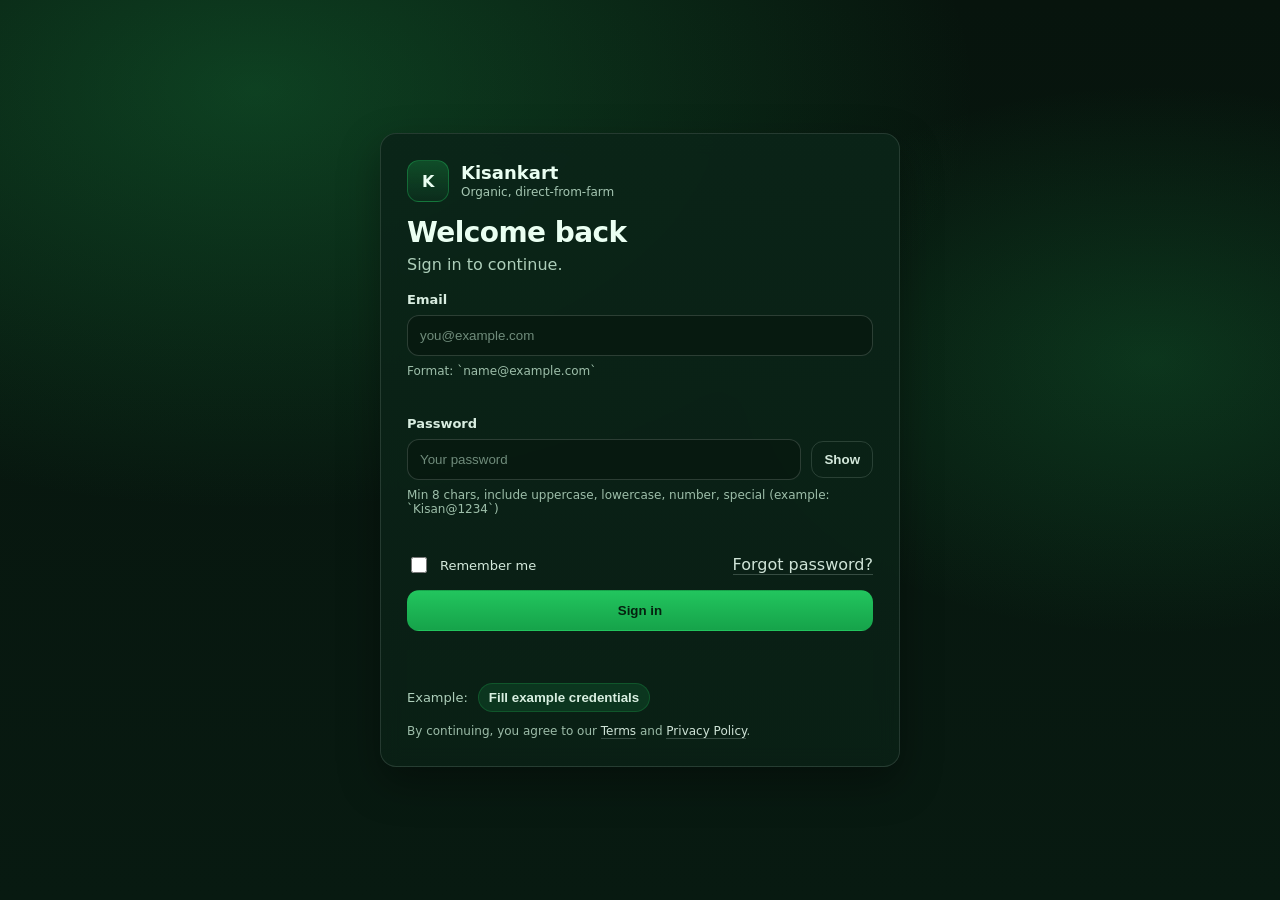
<file: index.html>
<!doctype html>
<html lang="en">
  <head>
    <meta charset="UTF-8" />
    <meta name="viewport" content="width=device-width, initial-scale=1.0" />
    <meta http-equiv="refresh" content="0; url=login.html" />
    <title>Kisankart</title>
  </head>
  <body>
    <noscript>This site requires JavaScript enabled.</noscript>
    <p>Redirecting to <a href="login.html">login</a>…</p>
  </body>
</html>
</file>
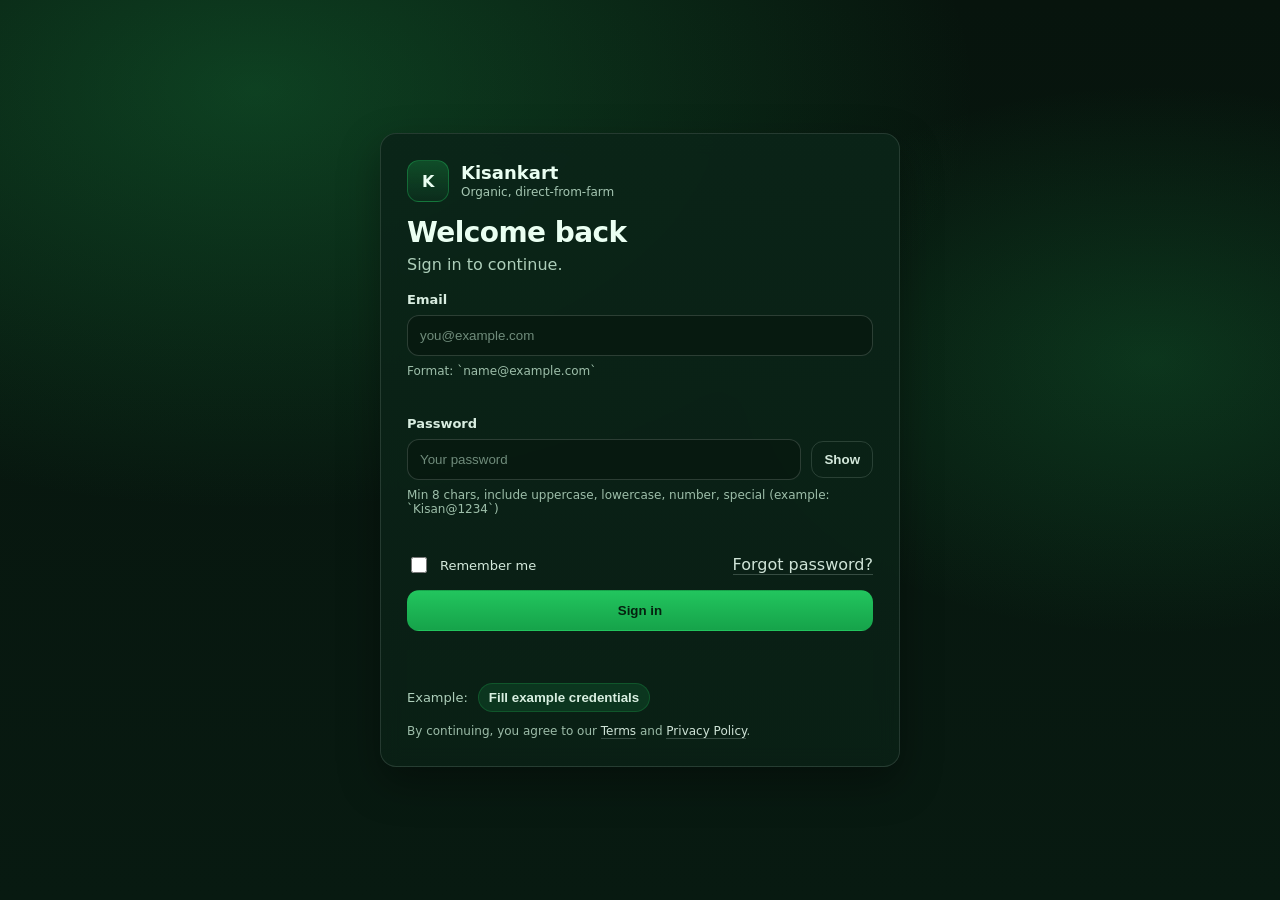
<file: dashboard.html>
<!doctype html>
<html lang="en">
  <head>
    <meta charset="UTF-8" />
    <meta name="viewport" content="width=device-width, initial-scale=1.0" />
    <title>Kisankart • Dashboard</title>
    <link rel="stylesheet" href="assets/styles.css" />
  </head>
  <body class="dashboard-page">
    <header class="topbar">
      <div class="topbar-inner">
        <div class="brand brand--small">
          <div class="brand-mark" aria-hidden="true">K</div>
          <div class="brand-text">
            <div class="brand-name">Kisankart</div>
            <div class="brand-tagline">Dashboard</div>
          </div>
        </div>

        <div class="topbar-actions">
          <div class="pill" id="userPill" aria-live="polite"></div>
          <a class="secondary-btn" href="login.html?logout=1">Login page</a>
          <button class="secondary-btn" id="logoutBtn" type="button">Sign out</button>
        </div>
      </div>
    </header>

    <main class="page page--dashboard">
      <section class="panel panel--info" aria-label="About Kisankart">
        <header class="shop-header">
          <h1 class="page-title">All organic food — shop by category</h1>
          <p class="muted shop-lead">
            Fresh produce, pantry staples, dairy, snacks, and more — everything organic, from farms to your doorstep.
          </p>
        </header>

        <div class="shop-info">
          <p class="shop-info-lead">
            <strong>Kisankart</strong> is your one place for <strong>all organic food</strong>: farm vegetables and fruits,
            dals and grains, spices and oils, dairy, dry fruits, honey, juices, breakfast staples, tea &amp; coffee,
            pickles, snacks, flowers, and more — certified organic where applicable, fairly sourced, and delivered fresh.
          </p>
          <ul class="info-points">
            <li>
              <span class="info-points-label">Direct from farms</span>
              <span class="info-points-desc">Fewer middlemen, fair prices</span>
            </li>
            <li>
              <span class="info-points-label">Organic focus</span>
              <span class="info-points-desc">Fresh, quality-led picks</span>
            </li>
            <li>
              <span class="info-points-label">Home delivery</span>
              <span class="info-points-desc">Order by category, receive at home</span>
            </li>
          </ul>
        </div>
      </section>

      <section class="panel panel--categories" aria-label="Product categories">
        <h2 class="categories-panel-title">Browse categories</h2>
        <p class="categories-panel-hint">Scroll inside this card to see all categories.</p>
        <div
          class="categories-scroll"
          tabindex="0"
          role="region"
          aria-label="Scrollable category list"
        >
          <div class="categories-wrap">
        <ul class="categories-grid">
          <li>
            <a class="category-card" href="#">
              <span class="category-icon" aria-hidden="true">🥬</span>
              <span class="category-name">Vegetables</span>
              <span class="category-desc">Leafy greens, gourds, roots &amp; more</span>
            </a>
          </li>
          <li>
            <a class="category-card" href="#">
              <span class="category-icon" aria-hidden="true">🍎</span>
              <span class="category-name">Fruits</span>
              <span class="category-desc">Seasonal &amp; exotic fresh fruits</span>
            </a>
          </li>
          <li>
            <a class="category-card" href="#">
              <span class="category-icon" aria-hidden="true">🫘</span>
              <span class="category-name">Dals &amp; pulses</span>
              <span class="category-desc">Lentils, beans &amp; split grains</span>
            </a>
          </li>
          <li>
            <a class="category-card" href="#">
              <span class="category-icon" aria-hidden="true">🌸</span>
              <span class="category-name">Flowers</span>
              <span class="category-desc">Garlands, loose blooms &amp; décor</span>
            </a>
          </li>
          <li>
            <a class="category-card" href="#">
              <span class="category-icon" aria-hidden="true">🌾</span>
              <span class="category-name">Grains &amp; rice</span>
              <span class="category-desc">Rice, millets &amp; whole grains</span>
            </a>
          </li>
          <li>
            <a class="category-card" href="#">
              <span class="category-icon" aria-hidden="true">🌿</span>
              <span class="category-name">Spices</span>
              <span class="category-desc">Whole &amp; ground spices</span>
            </a>
          </li>
          <li>
            <a class="category-card" href="#">
              <span class="category-icon" aria-hidden="true">🥛</span>
              <span class="category-name">Dairy</span>
              <span class="category-desc">Milk, curd &amp; farm-fresh dairy</span>
            </a>
          </li>
          <li>
            <a class="category-card" href="#">
              <span class="category-icon" aria-hidden="true">🫒</span>
              <span class="category-name">Oils &amp; ghee</span>
              <span class="category-desc">Cold-pressed oils &amp; pure ghee</span>
            </a>
          </li>
          <li>
            <a class="category-card" href="#">
              <span class="category-icon" aria-hidden="true">🥜</span>
              <span class="category-name">Dry fruits &amp; nuts</span>
              <span class="category-desc">Almonds, raisins, cashews &amp; mixes</span>
            </a>
          </li>
          <li>
            <a class="category-card" href="#">
              <span class="category-icon" aria-hidden="true">🍯</span>
              <span class="category-name">Honey &amp; sweeteners</span>
              <span class="category-desc">Raw honey, jaggery &amp; natural sugars</span>
            </a>
          </li>
          <li>
            <a class="category-card" href="#">
              <span class="category-icon" aria-hidden="true">🧃</span>
              <span class="category-name">Juices &amp; drinks</span>
              <span class="category-desc">Cold-pressed juices &amp; organic beverages</span>
            </a>
          </li>
          <li>
            <a class="category-card" href="#">
              <span class="category-icon" aria-hidden="true">🥣</span>
              <span class="category-name">Breakfast &amp; cereals</span>
              <span class="category-desc">Muesli, oats, flakes &amp; mixes</span>
            </a>
          </li>
          <li>
            <a class="category-card" href="#">
              <span class="category-icon" aria-hidden="true">🫙</span>
              <span class="category-name">Pickles &amp; preserves</span>
              <span class="category-desc">Organic pickles, jams &amp; spreads</span>
            </a>
          </li>
          <li>
            <a class="category-card" href="#">
              <span class="category-icon" aria-hidden="true">☕</span>
              <span class="category-name">Tea &amp; coffee</span>
              <span class="category-desc">Organic tea leaves &amp; coffee beans</span>
            </a>
          </li>
          <li>
            <a class="category-card" href="#">
              <span class="category-icon" aria-hidden="true">🍪</span>
              <span class="category-name">Organic snacks</span>
              <span class="category-desc">Cookies, crackers &amp; healthy bites</span>
            </a>
          </li>
        </ul>
          </div>
        </div>
      </section>
    </main>

    <script src="assets/auth.js"></script>
    <script src="assets/dashboard.js"></script>
  </body>
</html>
</file>
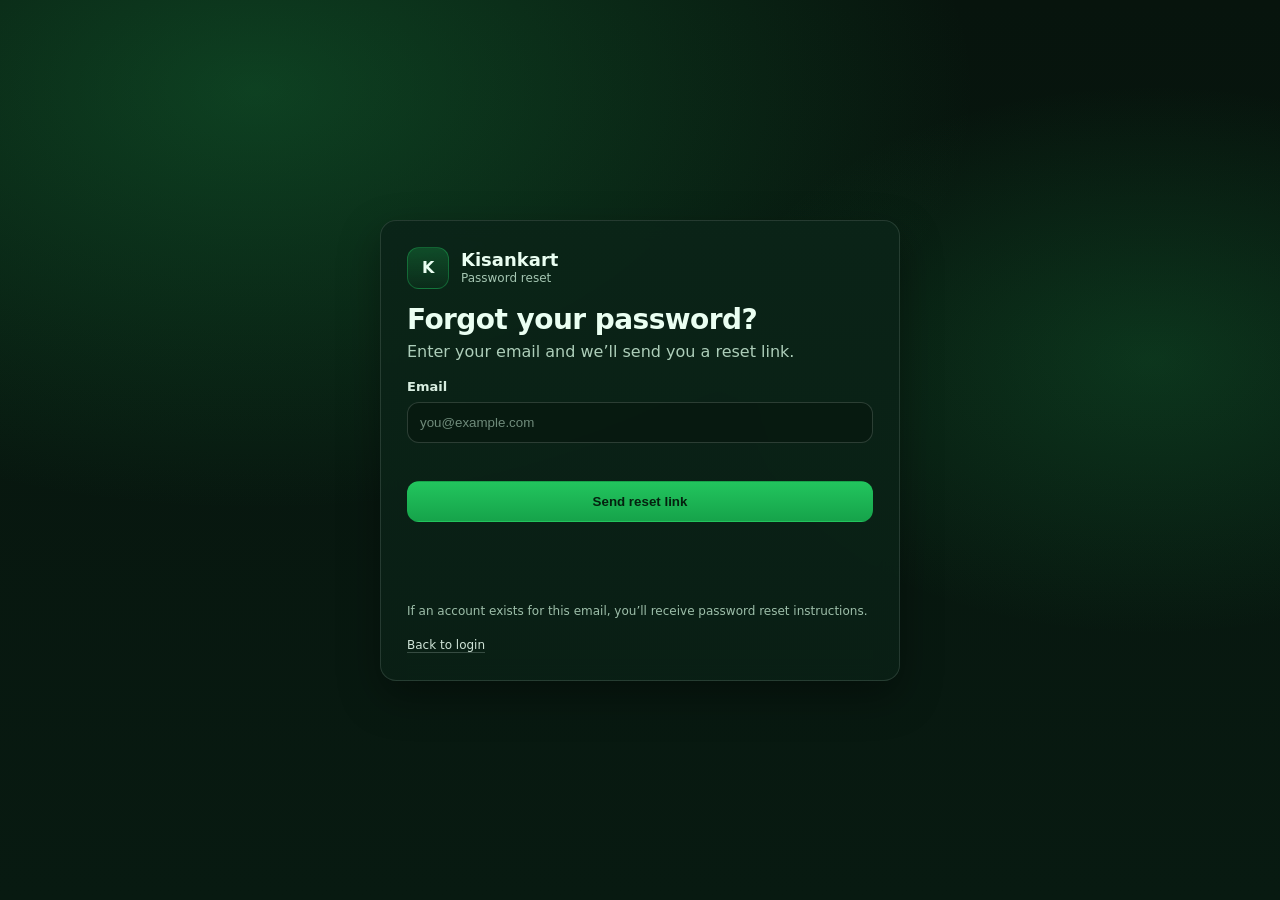
<file: forgot-password.html>
<!doctype html>
<html lang="en">
  <head>
    <meta charset="UTF-8" />
    <meta name="viewport" content="width=device-width, initial-scale=1.0" />
    <title>Kisankart • Reset password</title>
    <link rel="stylesheet" href="assets/styles.css" />
  </head>
  <body>
    <main class="auth-shell">
      <section class="auth-card" aria-label="Reset password">
        <header class="auth-header">
          <div class="brand">
            <div class="brand-mark" aria-hidden="true">K</div>
            <div class="brand-text">
              <div class="brand-name">Kisankart</div>
              <div class="brand-tagline">Password reset</div>
            </div>
          </div>
          <h1 class="auth-title">Forgot your password?</h1>
          <p class="auth-subtitle">Enter your email and we’ll send you a reset link.</p>
        </header>

        <form id="resetForm" class="auth-form" novalidate>
          <div class="field">
            <label for="email" class="label">Email</label>
            <input
              id="email"
              name="email"
              type="email"
              autocomplete="email"
              inputmode="email"
              placeholder="you@example.com"
              required
            />
            <div class="field-error" id="emailError" role="alert"></div>
          </div>

          <button class="primary-btn" type="submit" id="submitBtn">Send reset link</button>

          <div class="form-error" id="formError" role="alert"></div>
          <div class="form-success" id="successMsg" aria-live="polite"></div>
          <div class="field-hint" id="hint">
            If an account exists for this email, you’ll receive password reset instructions.
          </div>
        </form>

        <footer class="auth-footer">
          <div class="fineprint">
            <a class="link" href="login.html">Back to login</a>
          </div>
        </footer>
      </section>
    </main>

    <script src="assets/forgot-password.js"></script>
  </body>
</html>
</file>
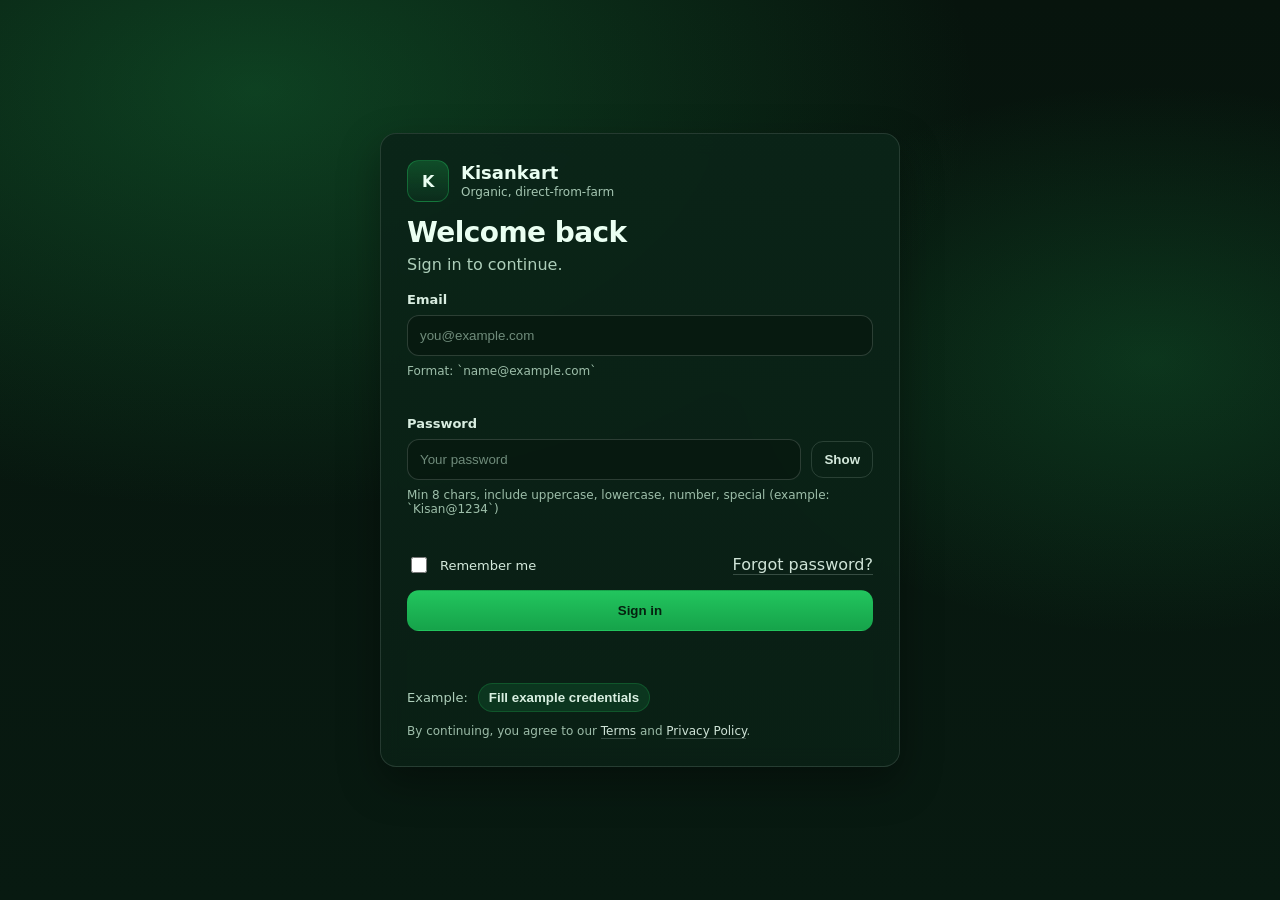
<file: login.html>
<!doctype html>
<html lang="en">
  <head>
    <meta charset="UTF-8" />
    <meta name="viewport" content="width=device-width, initial-scale=1.0" />
    <title>Kisankart • Login</title>
    <link rel="stylesheet" href="assets/styles.css" />
  </head>
  <body>
    <main class="auth-shell">
      <section class="auth-card" aria-label="Login">
        <header class="auth-header">
          <div class="brand">
            <div class="brand-mark" aria-hidden="true">K</div>
            <div class="brand-text">
              <div class="brand-name">Kisankart</div>
              <div class="brand-tagline">Organic, direct-from-farm</div>
            </div>
          </div>
          <h1 class="auth-title">Welcome back</h1>
          <p class="auth-subtitle">Sign in to continue.</p>
        </header>

        <form id="loginForm" class="auth-form" novalidate>
          <div class="field">
            <label for="email" class="label">Email</label>
            <input
              id="email"
              name="email"
              type="email"
              autocomplete="email"
              inputmode="email"
              placeholder="you@example.com"
              required
            />
            <div class="field-hint" id="emailHint">Format: `name@example.com`</div>
            <div class="field-error" id="emailError" role="alert"></div>
          </div>

          <div class="field">
            <label for="password" class="label">Password</label>
            <div class="password-row">
              <input
                id="password"
                name="password"
                type="password"
                autocomplete="current-password"
                placeholder="Your password"
                minlength="8"
                required
              />
              <button class="ghost-btn" type="button" id="togglePassword" aria-label="Show password">
                Show
              </button>
            </div>
            <div class="field-hint">
              Min 8 chars, include uppercase, lowercase, number, special (example: `Kisan@1234`)
            </div>
            <div class="field-error" id="passwordError" role="alert"></div>
          </div>

          <div class="row-between">
            <label class="checkbox">
              <input type="checkbox" id="rememberMe" />
              <span>Remember me</span>
            </label>
            <a class="link" href="forgot-password.html" id="forgotLink">Forgot password?</a>
          </div>

          <button class="primary-btn" type="submit" id="submitBtn">
            Sign in
          </button>

          <div class="form-error" id="formError" role="alert"></div>
        </form>

        <footer class="auth-footer">
          <div class="demo-note">
            Example:
            <button class="chip" type="button" id="fillDemo">Fill example credentials</button>
          </div>
          <div class="fineprint">
            By continuing, you agree to our <a class="link" href="terms.html">Terms</a> and
            <a class="link" href="privacy.html">Privacy Policy</a>.
          </div>
        </footer>
      </section>
    </main>

    <script src="assets/auth.js"></script>
    <script src="assets/login.js"></script>
  </body>
</html>
</file>
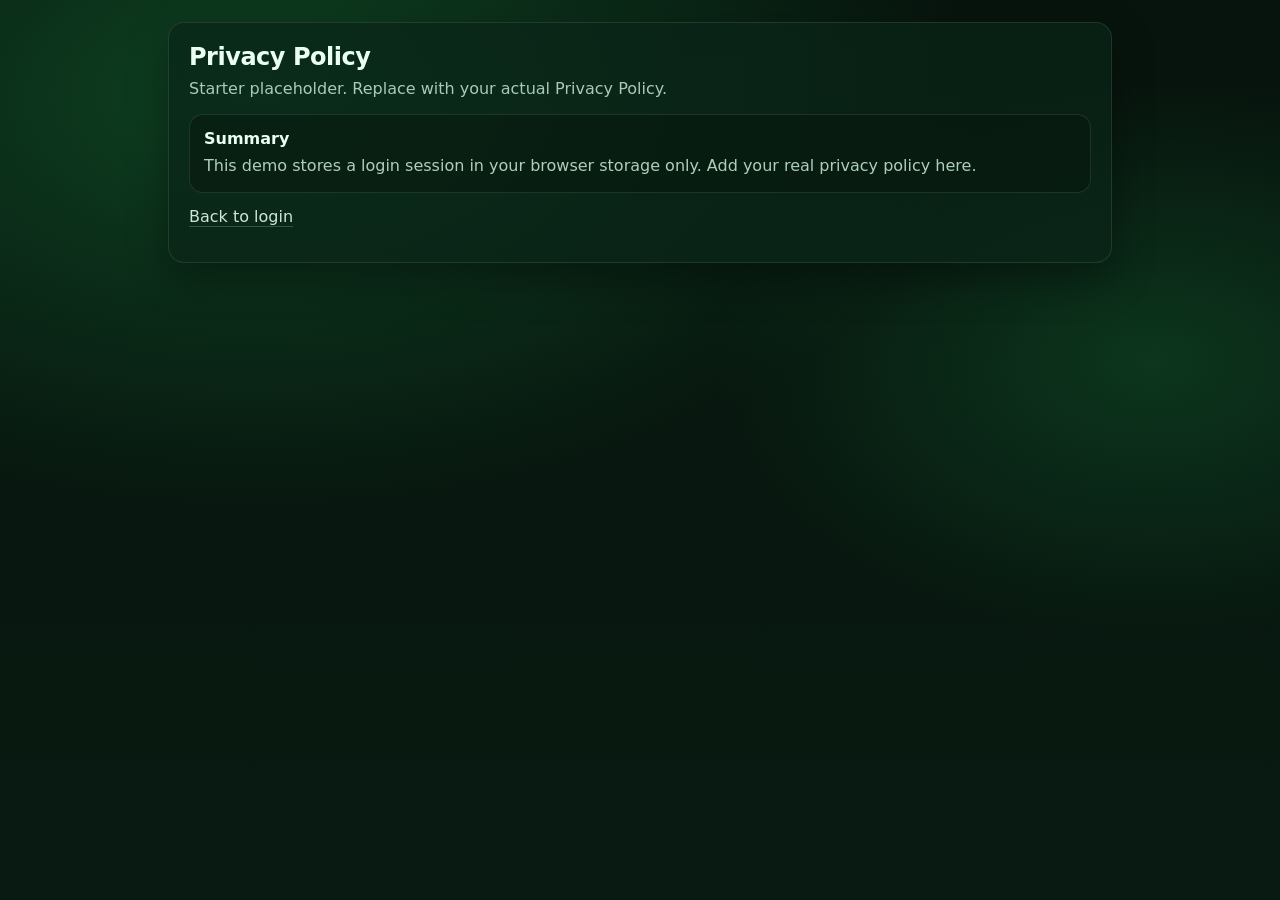
<file: privacy.html>
<!doctype html>
<html lang="en">
  <head>
    <meta charset="UTF-8" />
    <meta name="viewport" content="width=device-width, initial-scale=1.0" />
    <title>Kisankart • Privacy Policy</title>
    <link rel="stylesheet" href="assets/styles.css" />
  </head>
  <body>
    <main class="page">
      <section class="panel">
        <h1 class="page-title">Privacy Policy</h1>
        <p class="muted">Starter placeholder. Replace with your actual Privacy Policy.</p>
        <div class="card">
          <div class="card-title">Summary</div>
          <div class="card-body">
            This demo stores a login session in your browser storage only. Add your real privacy policy here.
          </div>
        </div>
        <p class="muted" style="margin-top: 14px">
          <a class="link" href="login.html">Back to login</a>
        </p>
      </section>
    </main>
  </body>
</html>
</file>
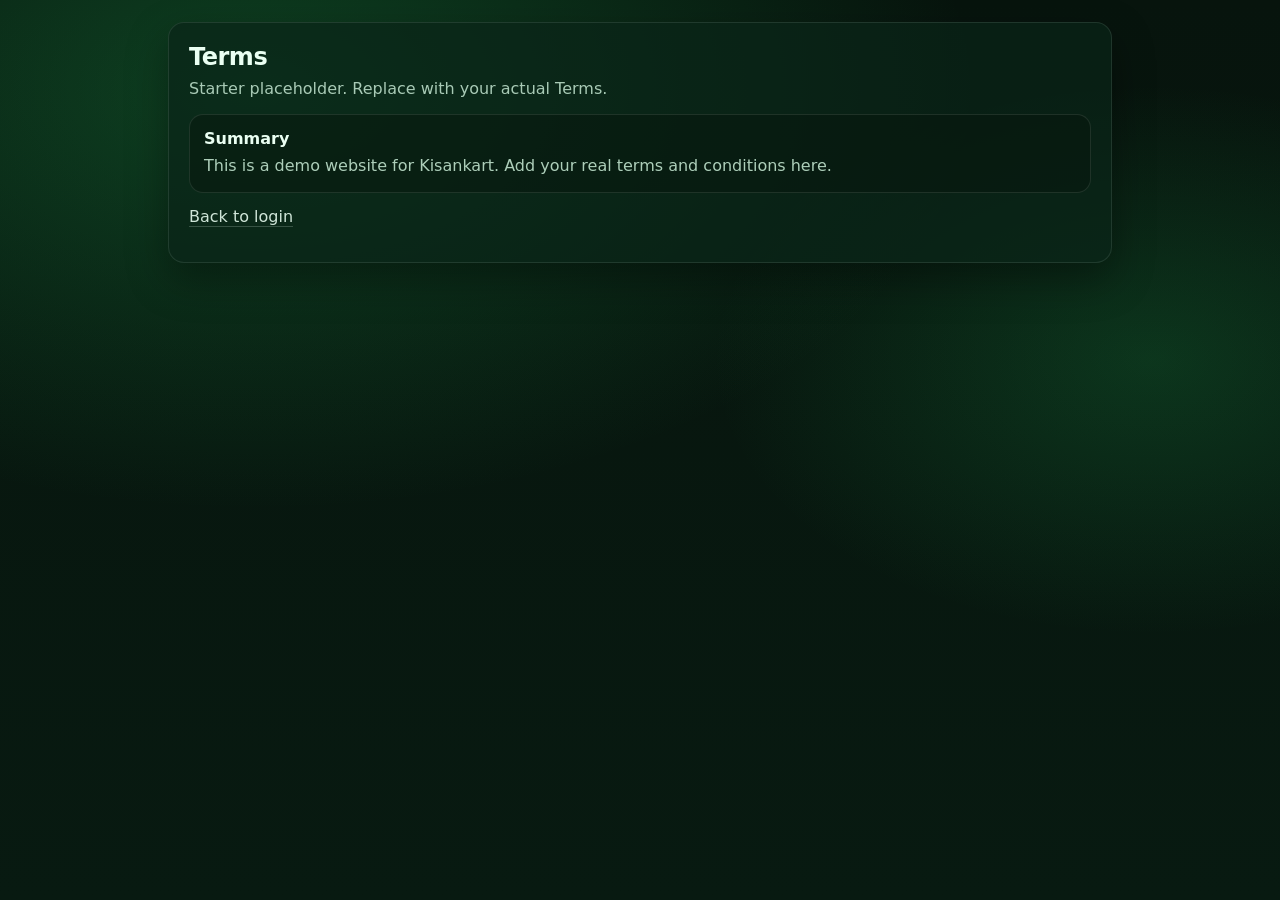
<file: terms.html>
<!doctype html>
<html lang="en">
  <head>
    <meta charset="UTF-8" />
    <meta name="viewport" content="width=device-width, initial-scale=1.0" />
    <title>Kisankart • Terms</title>
    <link rel="stylesheet" href="assets/styles.css" />
  </head>
  <body>
    <main class="page">
      <section class="panel">
        <h1 class="page-title">Terms</h1>
        <p class="muted">Starter placeholder. Replace with your actual Terms.</p>
        <div class="card">
          <div class="card-title">Summary</div>
          <div class="card-body">
            This is a demo website for Kisankart. Add your real terms and conditions here.
          </div>
        </div>
        <p class="muted" style="margin-top: 14px">
          <a class="link" href="login.html">Back to login</a>
        </p>
      </section>
    </main>
  </body>
</html>
</file>
<file: assets/styles.css>
:root{
  --bg0:#07140d;
  --bg1:#081a11;
  --card:#0b2418;
  --card2:#0a2015;
  --text:#eafff2;
  --muted:#b6d8c3;
  --border:rgba(234,255,242,.12);
  --shadow: 0 16px 40px rgba(0,0,0,.35);
  --green:#22c55e;
  --green2:#16a34a;
  --danger:#fb7185;
  --focus: rgba(34,197,94,.35);
  --radius:16px;
}

*{box-sizing:border-box}
html,body{height:100%}
body{
  margin:0;
  font-family: ui-sans-serif, system-ui, -apple-system, Segoe UI, Roboto, Helvetica, Arial, "Apple Color Emoji","Segoe UI Emoji";
  color:var(--text);
  background:
    radial-gradient(1200px 700px at 20% 10%, rgba(34,197,94,.25), transparent 60%),
    radial-gradient(800px 500px at 90% 40%, rgba(34,197,94,.18), transparent 55%),
    linear-gradient(180deg, var(--bg0), var(--bg1));
}

a{color:inherit}
.link{
  color:rgba(234,255,242,.88);
  text-decoration:none;
  border-bottom:1px solid rgba(234,255,242,.2);
}
.link:hover{border-bottom-color:rgba(234,255,242,.45)}

.auth-shell{
  min-height:100%;
  display:grid;
  place-items:center;
  padding:24px;
}

.auth-card{
  width:min(520px, 100%);
  background: linear-gradient(180deg, rgba(11,36,24,.92), rgba(10,32,21,.92));
  border:1px solid var(--border);
  border-radius: var(--radius);
  box-shadow: var(--shadow);
  padding:26px;
  backdrop-filter: blur(10px);
}

.auth-header{margin-bottom:18px}
.auth-title{margin:14px 0 6px; font-size:28px; letter-spacing:-.02em}
.auth-subtitle{margin:0; color:rgba(182,216,195,.95)}

.brand{display:flex; align-items:center; gap:12px}
.brand--small .brand-name{font-size:16px}
.brand-mark{
  width:42px;height:42px;border-radius:12px;
  display:grid;place-items:center;
  background:linear-gradient(180deg, rgba(34,197,94,.25), rgba(34,197,94,.05));
  border:1px solid rgba(34,197,94,.35);
  font-weight:800; letter-spacing:-.02em;
}
.brand-name{font-weight:800; font-size:18px; line-height:1.1}
.brand-tagline{font-size:12px; color:rgba(182,216,195,.9); margin-top:2px}

.auth-form{display:grid; gap:14px}
.field{display:grid; gap:8px}
.label{font-weight:650; font-size:13px; color:rgba(234,255,242,.92)}

input{
  width:100%;
  padding:12px 12px;
  border-radius:12px;
  border:1px solid rgba(234,255,242,.16);
  background: rgba(7,20,13,.55);
  color:var(--text);
  outline:none;
}
input::placeholder{color:rgba(182,216,195,.6)}
input:focus{
  border-color: rgba(34,197,94,.55);
  box-shadow: 0 0 0 4px var(--focus);
}

.password-row{display:flex; gap:10px; align-items:center}
.password-row input{flex:1}

.field-hint{font-size:12px; color:rgba(182,216,195,.86)}
.field-error{min-height:16px; font-size:12px; color:var(--danger)}
.form-error{min-height:18px; font-size:13px; color:var(--danger); margin-top:2px}
.form-success{min-height:18px; font-size:13px; color:rgba(34,197,94,.95); margin-top:2px}

.row-between{display:flex; justify-content:space-between; align-items:center; gap:12px}
.checkbox{display:flex; align-items:center; gap:10px; font-size:13px; color:rgba(234,255,242,.9)}
.checkbox input{width:16px;height:16px; accent-color: var(--green)}

.primary-btn,.secondary-btn,.ghost-btn{
  border-radius:12px;
  padding:12px 14px;
  border:1px solid transparent;
  font-weight:750;
  cursor:pointer;
}
.primary-btn{
  background: linear-gradient(180deg, var(--green), var(--green2));
  color:#05210f;
}
.primary-btn:hover{filter:brightness(1.05)}
.primary-btn:disabled{opacity:.65; cursor:not-allowed}

.secondary-btn{
  background: rgba(234,255,242,.08);
  border-color: rgba(234,255,242,.14);
  color: rgba(234,255,242,.92);
}
.secondary-btn:hover{background: rgba(234,255,242,.12)}
a.secondary-btn{
  display:inline-flex;
  align-items:center;
  justify-content:center;
  text-decoration:none;
}

.ghost-btn{
  background: transparent;
  border-color: rgba(234,255,242,.14);
  color: rgba(234,255,242,.9);
  padding:10px 12px;
}
.ghost-btn:hover{background: rgba(234,255,242,.07)}

.auth-footer{margin-top:18px; display:grid; gap:10px}
.demo-note{display:flex; align-items:center; gap:10px; color:rgba(182,216,195,.95); font-size:13px}
.chip{
  background: rgba(34,197,94,.14);
  border:1px solid rgba(34,197,94,.22);
  color: rgba(234,255,242,.92);
  padding:6px 10px;
  border-radius:999px;
  cursor:pointer;
  font-weight:650;
}
.chip:hover{background: rgba(34,197,94,.2)}
.fineprint{font-size:12px; color:rgba(182,216,195,.85); line-height:1.5}

/* Dashboard */
.topbar{
  position:sticky; top:0;
  background: rgba(7,20,13,.6);
  backdrop-filter: blur(10px);
  border-bottom:1px solid rgba(234,255,242,.08);
}
.topbar-inner{
  max-width: 980px;
  margin: 0 auto;
  padding: 14px 18px;
  display:flex;
  justify-content:space-between;
  align-items:center;
  gap:16px;
}
.topbar-actions{display:flex; align-items:center; gap:10px}
.pill{
  padding:8px 10px;
  border-radius:999px;
  background: rgba(234,255,242,.07);
  border:1px solid rgba(234,255,242,.12);
  color: rgba(234,255,242,.9);
  font-size:13px;
}

.page{max-width:980px; margin:0 auto; padding:22px 18px 44px}
.page--dashboard{
  display:flex;
  flex-direction:column;
  gap:16px;
}
.page--dashboard .panel--info{
  text-align: center;
  flex-shrink: 0;
}
.page--dashboard .panel--categories{
  display:flex;
  flex-direction:column;
  text-align:center;
  min-height:0;
}
.categories-panel-title{
  margin:0 0 6px;
  font-size:1.25rem;
  font-weight:800;
  letter-spacing:-.02em;
  color:var(--text);
}
.categories-panel-hint{
  margin:0 0 4px;
  font-size:12px;
  color:rgba(182,216,195,.88);
}
.categories-scroll{
  margin-top:10px;
  max-height:calc(100vh - 22rem);
  min-height:220px;
  overflow-y:auto;
  overflow-x:hidden;
  padding:8px 8px 12px 4px;
  border-radius:14px;
  border:1px solid rgba(234,255,242,.10);
  background:rgba(7,20,13,.35);
  -webkit-overflow-scrolling:touch;
}
.categories-scroll:focus-visible{
  outline:none;
  box-shadow:0 0 0 3px var(--focus);
}
.categories-scroll::-webkit-scrollbar{width:8px}
.categories-scroll::-webkit-scrollbar-track{background:rgba(7,20,13,.4); border-radius:8px}
.categories-scroll::-webkit-scrollbar-thumb{background:rgba(34,197,94,.35); border-radius:8px}
.categories-scroll::-webkit-scrollbar-thumb:hover{background:rgba(34,197,94,.5)}
@media (max-height:720px){
  .categories-scroll{max-height:calc(100vh - 19rem); min-height:200px}
}
@media (max-width:480px){
  .categories-scroll{max-height:50vh; min-height:180px}
}
.panel{
  background: rgba(11,36,24,.72);
  border:1px solid rgba(234,255,242,.10);
  border-radius: var(--radius);
  padding: 20px;
  box-shadow: var(--shadow);
}
.shop-header{
  max-width: 40rem;
  margin: 0 auto 20px;
}
.page-title{margin:0 0 8px; letter-spacing:-.02em}
.muted{margin:0 0 16px; color: rgba(182,216,195,.92)}
.shop-lead{
  margin-bottom: 0;
}
.shop-info{
  max-width: 44rem;
  margin: 0 auto;
  padding: 16px 18px;
  border-radius: 14px;
  border: 1px solid rgba(234,255,242,.10);
  background: rgba(7,20,13,.35);
}
.page--dashboard .panel--info .shop-info{
  margin-top: 8px;
}
.shop-info-lead{
  margin: 0;
  font-size: 14px;
  line-height: 1.65;
  color: rgba(234,255,242,.92);
}
.info-points{
  list-style: none;
  margin: 16px 0 0;
  padding: 0;
  display: grid;
  grid-template-columns: repeat(3, minmax(0, 1fr));
  gap: 14px;
  text-align: center;
}
@media (max-width: 640px){
  .info-points{ grid-template-columns: 1fr; gap: 12px; }
}
.info-points li{
  display: flex;
  flex-direction: column;
  gap: 4px;
  padding: 10px 8px;
  border-radius: 12px;
  background: rgba(7,20,13,.4);
  border: 1px solid rgba(234,255,242,.08);
}
.info-points-label{
  font-weight: 800;
  font-size: 13px;
  color: rgba(234,255,242,.95);
}
.info-points-desc{
  font-size: 12px;
  color: rgba(182,216,195,.9);
  line-height: 1.4;
}
.categories-wrap{
  max-width: 920px;
  margin: 0 auto;
}
.categories-scroll .categories-wrap{
  padding-bottom: 4px;
}
.grid{display:grid; grid-template-columns: repeat(2, minmax(0,1fr)); gap:12px}
@media (max-width: 680px){ .grid{grid-template-columns:1fr} }
.card{
  background: rgba(7,20,13,.45);
  border:1px solid rgba(234,255,242,.10);
  border-radius: 14px;
  padding: 14px;
}
.card-title{font-weight:800; margin-bottom:6px}
.card-body{color: rgba(182,216,195,.95); line-height:1.5}

.categories-grid{
  display:grid;
  grid-template-columns: repeat(3, minmax(0, 1fr));
  gap: 14px;
  margin: 4px 0 0;
  padding: 0;
  list-style: none;
}
@media (max-width: 720px){
  .categories-grid{ grid-template-columns: repeat(2, minmax(0, 1fr)); }
}
@media (max-width: 480px){
  .categories-grid{ grid-template-columns: 1fr; }
}
.categories-grid > li{
  margin: 0;
}
.category-card{
  display:flex;
  flex-direction:column;
  align-items: center;
  text-align: center;
  gap: 6px;
  padding: 16px 14px;
  border-radius: 14px;
  border:1px solid rgba(234,255,242,.12);
  background: rgba(7,20,13,.45);
  text-decoration:none;
  color: inherit;
  cursor:pointer;
  transition: transform .15s ease, border-color .15s ease, background .15s ease;
}
.category-card:hover{
  transform: translateY(-2px);
  border-color: rgba(34,197,94,.35);
  background: rgba(7,28,18,.55);
}
.category-card:focus-visible{
  outline: none;
  box-shadow: 0 0 0 3px var(--focus);
}
.category-icon{
  font-size: 1.75rem;
  line-height: 1;
}
.category-name{
  font-weight: 800;
  font-size: 15px;
  letter-spacing: -0.02em;
}
.category-desc{
  font-size: 12px;
  color: rgba(182,216,195,.9);
  line-height: 1.45;
}

/* Dashboard: local JPEG (top strip with template text removed in file) */
body.dashboard-page{
  min-height:100%;
  background-color: var(--bg0);
  background-image:
    linear-gradient(
      155deg,
      rgba(7,20,13,.78) 0%,
      rgba(7,22,14,.55) 45%,
      rgba(8,32,20,.80) 100%
    ),
    radial-gradient(1000px 700px at 70% 85%, rgba(34,197,94,.18), transparent 50%),
    url("dashboard-bg.jpeg");
  background-size: cover;
  background-position: center center;
  background-attachment: fixed;
  background-repeat: no-repeat;
}
body.dashboard-page .topbar{
  background: rgba(7,20,13,.72);
  border-bottom-color: rgba(234,255,242,.12);
}
body.dashboard-page .panel{
  background: rgba(11,36,24,.78);
  backdrop-filter: blur(14px);
  border-color: rgba(234,255,242,.14);
}
body.dashboard-page .shop-info{
  background: rgba(7,20,13,.45);
  backdrop-filter: blur(8px);
}
body.dashboard-page .info-points li{
  background: rgba(7,20,13,.5);
}
body.dashboard-page .panel--categories{
  background: rgba(11,36,24,.78);
  backdrop-filter: blur(14px);
  border-color: rgba(234,255,242,.14);
}
body.dashboard-page .categories-scroll{
  background: rgba(7,20,13,.4);
  backdrop-filter: blur(8px);
}
body.dashboard-page .card{
  background: rgba(7,20,13,.55);
  backdrop-filter: blur(8px);
}
body.dashboard-page .category-card{
  background: rgba(7,20,13,.55);
  backdrop-filter: blur(8px);
}
body.dashboard-page .category-card:hover{
  background: rgba(7,28,18,.62);
}
@media (prefers-reduced-motion: reduce){
  body.dashboard-page{background-attachment: scroll}
}
</file>
